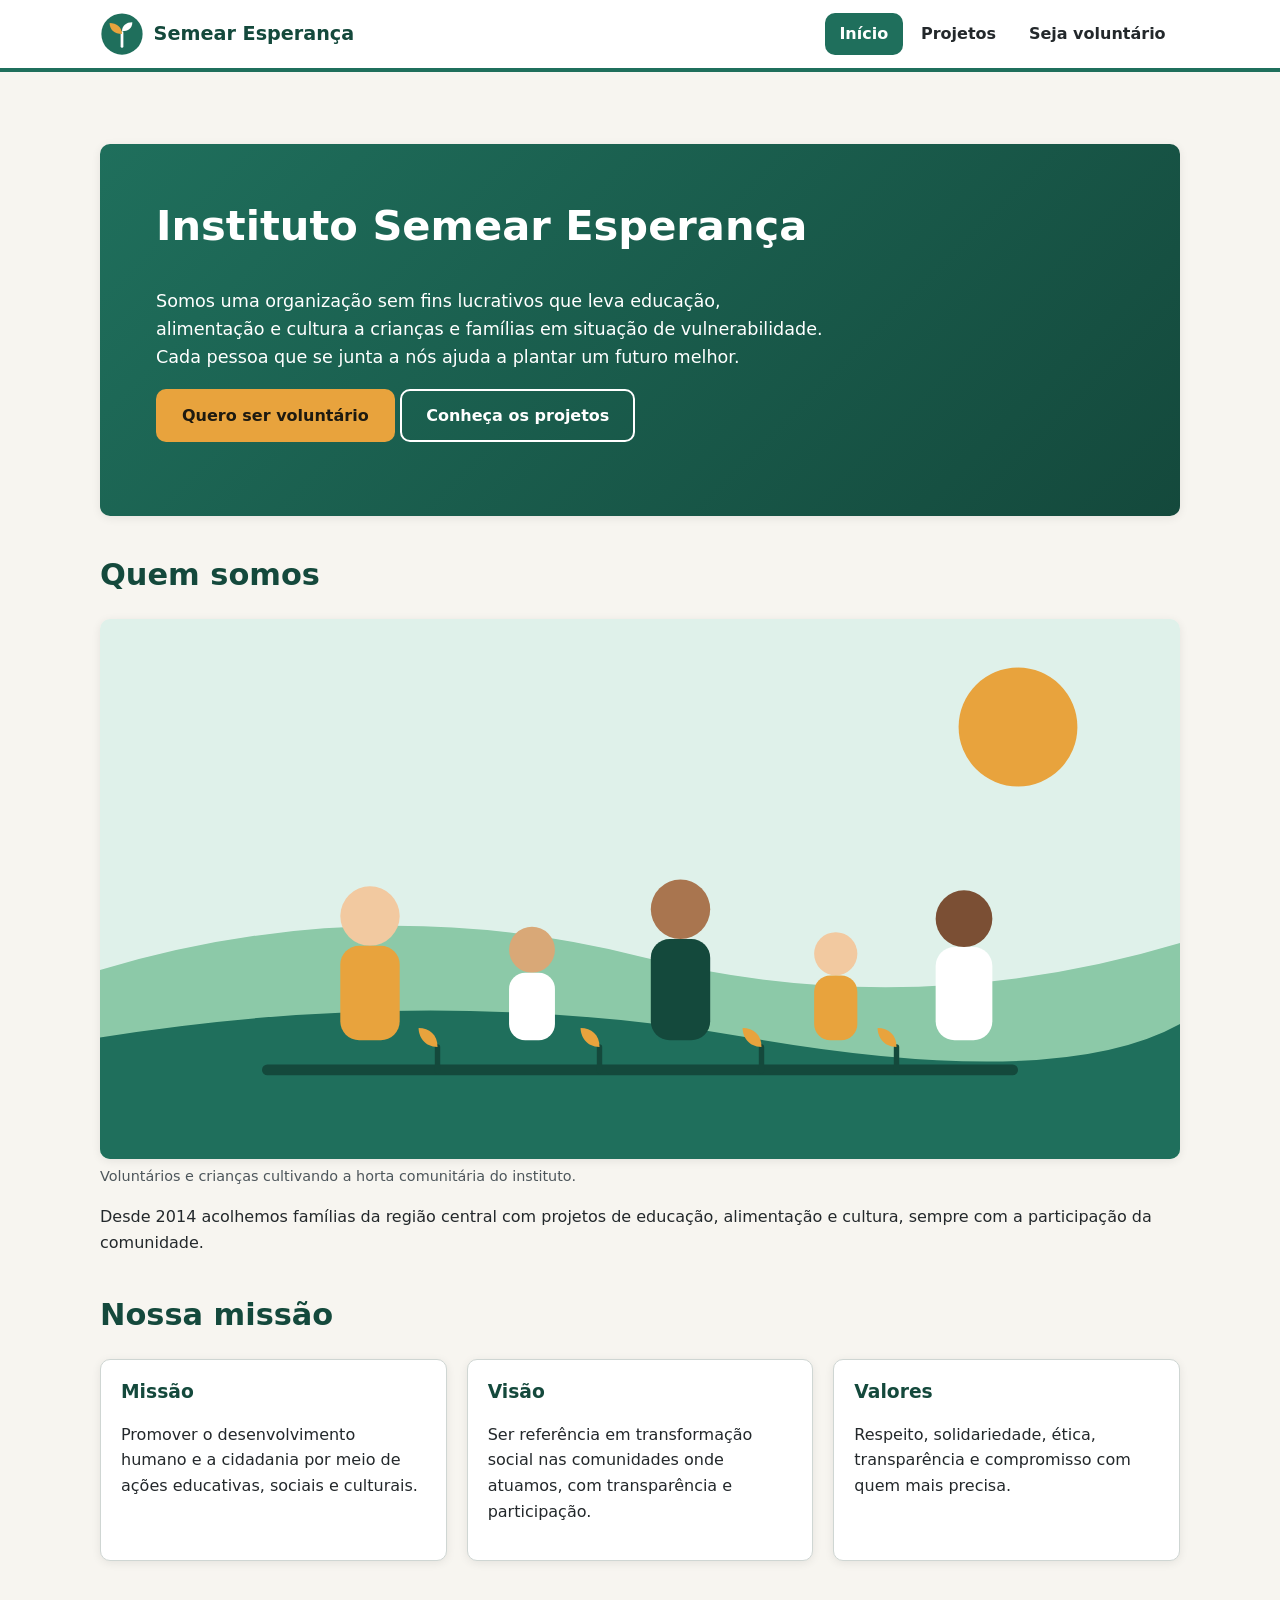
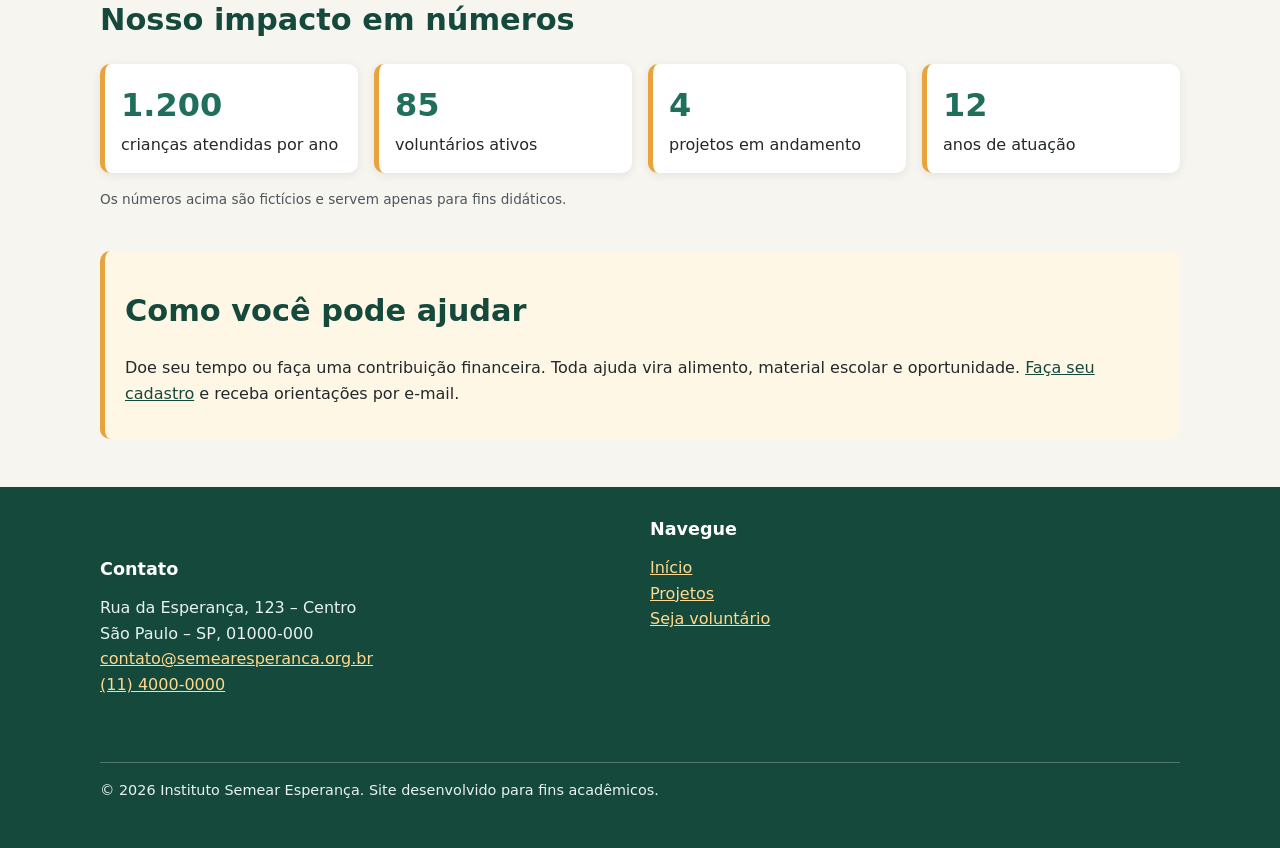
<file: ong-esperanca/index.html>
<!DOCTYPE html>
<html lang="pt-BR">
<head>
  <meta charset="UTF-8">
  <meta name="viewport" content="width=device-width, initial-scale=1">
  <title>Instituto Semear Esperança | Início</title>
  <meta name="description" content="O Instituto Semear Esperança transforma vidas por meio de educação, alimentação e cultura. Conheça a ONG e seja voluntário ou doador.">
  <link rel="icon" href="img/logo.svg" type="image/svg+xml">
  <link rel="stylesheet" href="css/style.css">
</head>
<body>
  <a class="skip-link" href="#conteudo">Pular para o conteúdo principal</a>

  <header class="site-header">
    <div class="container">
      <a class="marca" href="index.html">
        <img src="img/logo.svg" alt="" width="44" height="44">
        <span>Semear Esperança</span>
      </a>
      <nav class="menu" aria-label="Navegação principal">
        <ul>
          <li><a href="index.html" aria-current="page">Início</a></li>
          <li><a href="pages/projetos.html">Projetos</a></li>
          <li><a href="pages/cadastro.html">Seja voluntário</a></li>
        </ul>
      </nav>
    </div>
  </header>

  <main id="conteudo" class="container">
    <section class="hero" aria-labelledby="titulo-principal">
      <h1 id="titulo-principal">Instituto Semear Esperança</h1>
      <p>Somos uma organização sem fins lucrativos que leva educação, alimentação e cultura a crianças e famílias em situação de vulnerabilidade. Cada pessoa que se junta a nós ajuda a plantar um futuro melhor.</p>
      <p>
        <a class="botao" href="pages/cadastro.html">Quero ser voluntário</a>
        <a class="botao botao--secundario" href="pages/projetos.html">Conheça os projetos</a>
      </p>
    </section>

    <section aria-labelledby="titulo-quem-somos">
      <h2 id="titulo-quem-somos">Quem somos</h2>
      <figure class="destaque-imagem">
        <img src="img/comunidade.svg" alt="Ilustração de voluntários e crianças plantando mudas juntos em uma horta comunitária" width="800" height="400" loading="lazy">
        <figcaption>Voluntários e crianças cultivando a horta comunitária do instituto.</figcaption>
      </figure>
      <p>Desde 2014 acolhemos famílias da região central com projetos de educação, alimentação e cultura, sempre com a participação da comunidade.</p>
    </section>

    <section aria-labelledby="titulo-missao">
      <h2 id="titulo-missao">Nossa missão</h2>
      <div class="grade">
        <article class="cartao">
          <h3>Missão</h3>
          <p>Promover o desenvolvimento humano e a cidadania por meio de ações educativas, sociais e culturais.</p>
        </article>
        <article class="cartao">
          <h3>Visão</h3>
          <p>Ser referência em transformação social nas comunidades onde atuamos, com transparência e participação.</p>
        </article>
        <article class="cartao">
          <h3>Valores</h3>
          <p>Respeito, solidariedade, ética, transparência e compromisso com quem mais precisa.</p>
        </article>
      </div>
    </section>

    <section aria-labelledby="titulo-numeros">
      <h2 id="titulo-numeros">Nosso impacto em números</h2>
      <ul class="numeros">
        <li><strong>1.200</strong> crianças atendidas por ano</li>
        <li><strong>85</strong> voluntários ativos</li>
        <li><strong>4</strong> projetos em andamento</li>
        <li><strong>12</strong> anos de atuação</li>
      </ul>
      <p class="dica">Os números acima são fictícios e servem apenas para fins didáticos.</p>
    </section>

    <aside class="destaque" aria-labelledby="titulo-doe">
      <h2 id="titulo-doe">Como você pode ajudar</h2>
      <p>Doe seu tempo ou faça uma contribuição financeira. Toda ajuda vira alimento, material escolar e oportunidade. <a href="pages/cadastro.html">Faça seu cadastro</a> e receba orientações por e-mail.</p>
    </aside>
  </main>

  <footer class="site-footer">
    <div class="container">
      <div class="grade">
        <section aria-labelledby="rodape-contato">
          <h2 id="rodape-contato">Contato</h2>
          <address>
            Rua da Esperança, 123 – Centro<br>
            São Paulo – SP, 01000-000<br>
            <a href="mailto:contato@semearesperanca.org.br">contato@semearesperanca.org.br</a><br>
            <a href="tel:+551140000000">(11) 4000-0000</a>
          </address>
        </section>
        <nav aria-labelledby="rodape-links">
          <h2 id="rodape-links">Navegue</h2>
          <ul>
            <li><a href="index.html">Início</a></li>
            <li><a href="pages/projetos.html">Projetos</a></li>
            <li><a href="pages/cadastro.html">Seja voluntário</a></li>
          </ul>
        </nav>
      </div>
      <p class="copyright">&copy; 2026 Instituto Semear Esperança. Site desenvolvido para fins acadêmicos.</p>
    </div>
  </footer>
</body>
</html>
</file>
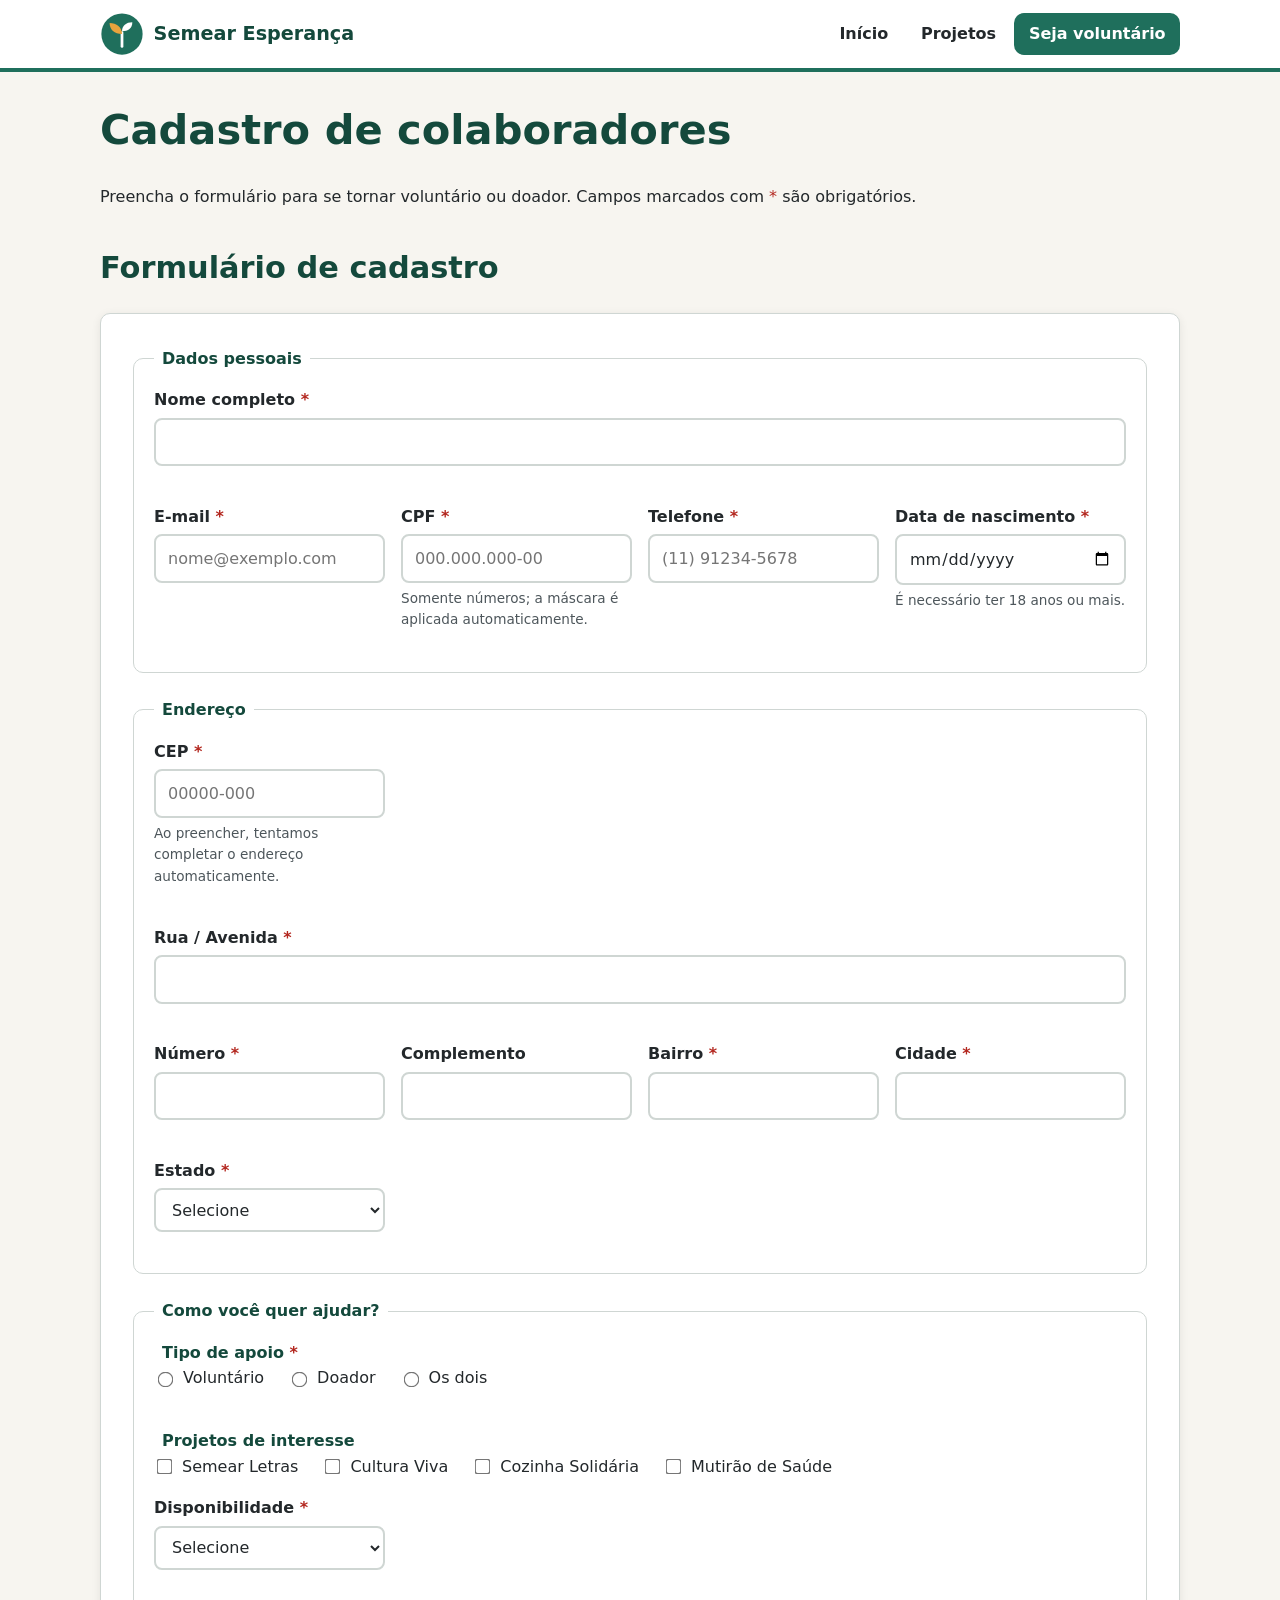
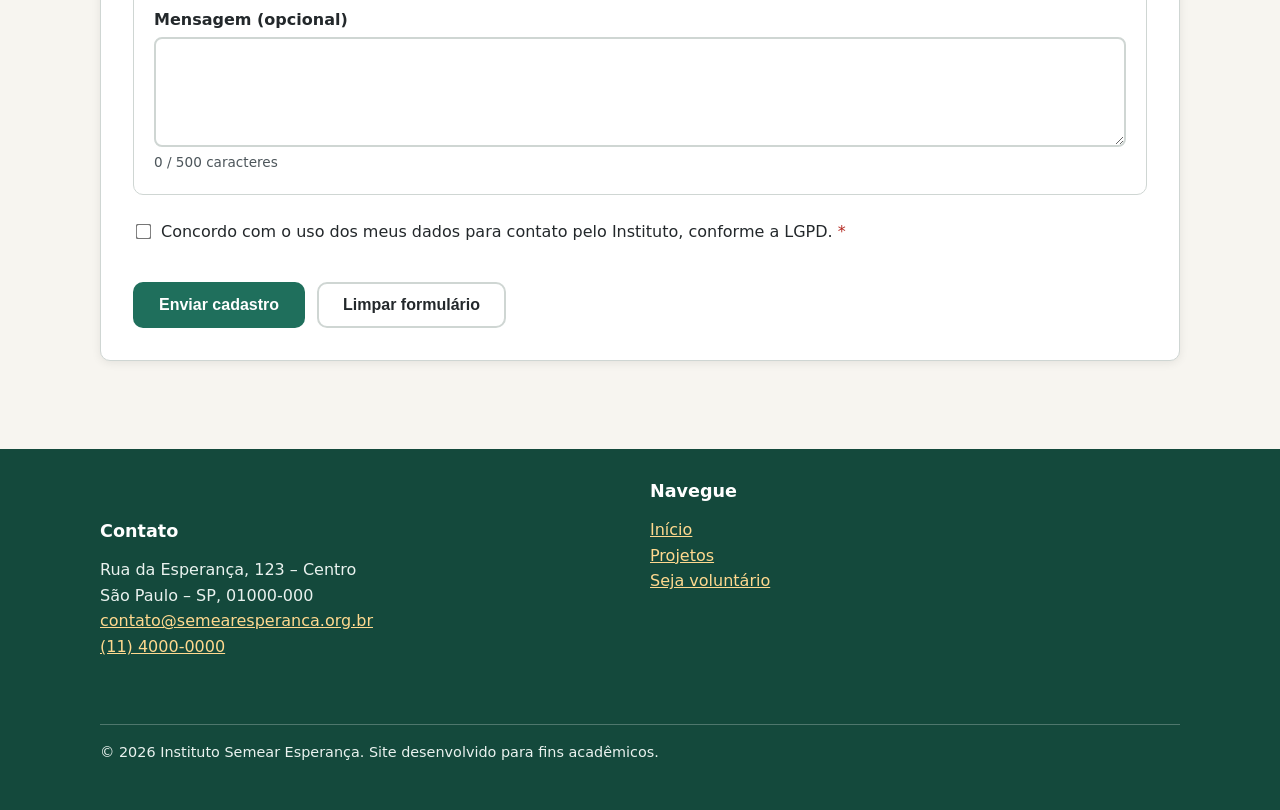
<file: ong-esperanca/pages/cadastro.html>
<!DOCTYPE html>
<html lang="pt-BR">
<head>
  <meta charset="UTF-8">
  <meta name="viewport" content="width=device-width, initial-scale=1">
  <title>Cadastro de Voluntários e Doadores | Instituto Semear Esperança</title>
  <meta name="description" content="Cadastre-se como voluntário ou doador do Instituto Semear Esperança. Preencha o formulário com seus dados e escolha como quer ajudar.">
  <link rel="icon" href="../img/logo.svg" type="image/svg+xml">
  <link rel="stylesheet" href="../css/style.css">
  <script src="../js/formulario.js" defer></script>
</head>
<body>
  <a class="skip-link" href="#conteudo">Pular para o conteúdo principal</a>

  <header class="site-header">
    <div class="container">
      <a class="marca" href="../index.html">
        <img src="../img/logo.svg" alt="" width="44" height="44">
        <span>Semear Esperança</span>
      </a>
      <nav class="menu" aria-label="Navegação principal">
        <ul>
          <li><a href="../index.html">Início</a></li>
          <li><a href="projetos.html">Projetos</a></li>
          <li><a href="cadastro.html" aria-current="page">Seja voluntário</a></li>
        </ul>
      </nav>
    </div>
  </header>

  <main id="conteudo" class="container">
    <h1>Cadastro de colaboradores</h1>
    <p>Preencha o formulário para se tornar voluntário ou doador. Campos marcados com <span class="obrigatorio" aria-hidden="true">*</span><span class="sr-only">asterisco</span> são obrigatórios.</p>

    <section aria-labelledby="titulo-form">
      <h2 id="titulo-form">Formulário de cadastro</h2>

      <div id="mensagem-status" role="status" aria-live="polite" hidden></div>

      <form id="form-cadastro" class="formulario" action="#" method="post">

        <fieldset>
          <legend>Dados pessoais</legend>
          <div class="campos">
            <div class="campo campo--larga">
              <label for="nome">Nome completo <span class="obrigatorio" aria-hidden="true">*</span></label>
              <input type="text" id="nome" name="nome" required minlength="5" maxlength="100" autocomplete="name" aria-describedby="erro-nome">
              <span class="erro" id="erro-nome" aria-live="polite"></span>
            </div>

            <div class="campo">
              <label for="email">E-mail <span class="obrigatorio" aria-hidden="true">*</span></label>
              <input type="email" id="email" name="email" required maxlength="120" autocomplete="email" placeholder="nome@exemplo.com" aria-describedby="erro-email">
              <span class="erro" id="erro-email" aria-live="polite"></span>
            </div>

            <div class="campo">
              <label for="cpf">CPF <span class="obrigatorio" aria-hidden="true">*</span></label>
              <input type="text" id="cpf" name="cpf" required inputmode="numeric" maxlength="14" pattern="\d{3}\.\d{3}\.\d{3}-\d{2}" placeholder="000.000.000-00" autocomplete="off" aria-describedby="dica-cpf erro-cpf">
              <span class="dica" id="dica-cpf">Somente números; a máscara é aplicada automaticamente.</span>
              <span class="erro" id="erro-cpf" aria-live="polite"></span>
            </div>

            <div class="campo">
              <label for="telefone">Telefone <span class="obrigatorio" aria-hidden="true">*</span></label>
              <input type="tel" id="telefone" name="telefone" required inputmode="numeric" maxlength="15" pattern="\(\d{2}\) \d{4,5}-\d{4}" placeholder="(11) 91234-5678" autocomplete="tel" aria-describedby="erro-telefone">
              <span class="erro" id="erro-telefone" aria-live="polite"></span>
            </div>

            <div class="campo">
              <label for="nascimento">Data de nascimento <span class="obrigatorio" aria-hidden="true">*</span></label>
              <input type="date" id="nascimento" name="nascimento" required min="1900-01-01" autocomplete="bday" aria-describedby="dica-nasc erro-nascimento">
              <span class="dica" id="dica-nasc">É necessário ter 18 anos ou mais.</span>
              <span class="erro" id="erro-nascimento" aria-live="polite"></span>
            </div>
          </div>
        </fieldset>

        <fieldset>
          <legend>Endereço</legend>
          <div class="campos">
            <div class="campo">
              <label for="cep">CEP <span class="obrigatorio" aria-hidden="true">*</span></label>
              <input type="text" id="cep" name="cep" required inputmode="numeric" maxlength="9" pattern="\d{5}-\d{3}" placeholder="00000-000" autocomplete="postal-code" aria-describedby="dica-cep erro-cep">
              <span class="dica" id="dica-cep">Ao preencher, tentamos completar o endereço automaticamente.</span>
              <span class="erro" id="erro-cep" aria-live="polite"></span>
            </div>

            <div class="campo campo--larga">
              <label for="logradouro">Rua / Avenida <span class="obrigatorio" aria-hidden="true">*</span></label>
              <input type="text" id="logradouro" name="logradouro" required maxlength="120" autocomplete="address-line1" aria-describedby="erro-logradouro">
              <span class="erro" id="erro-logradouro" aria-live="polite"></span>
            </div>

            <div class="campo">
              <label for="numero">Número <span class="obrigatorio" aria-hidden="true">*</span></label>
              <input type="text" id="numero" name="numero" required maxlength="10" aria-describedby="erro-numero">
              <span class="erro" id="erro-numero" aria-live="polite"></span>
            </div>

            <div class="campo">
              <label for="complemento">Complemento</label>
              <input type="text" id="complemento" name="complemento" maxlength="60">
            </div>

            <div class="campo">
              <label for="bairro">Bairro <span class="obrigatorio" aria-hidden="true">*</span></label>
              <input type="text" id="bairro" name="bairro" required maxlength="80" aria-describedby="erro-bairro">
              <span class="erro" id="erro-bairro" aria-live="polite"></span>
            </div>

            <div class="campo">
              <label for="cidade">Cidade <span class="obrigatorio" aria-hidden="true">*</span></label>
              <input type="text" id="cidade" name="cidade" required maxlength="80" autocomplete="address-level2" aria-describedby="erro-cidade">
              <span class="erro" id="erro-cidade" aria-live="polite"></span>
            </div>

            <div class="campo">
              <label for="uf">Estado <span class="obrigatorio" aria-hidden="true">*</span></label>
              <select id="uf" name="uf" required aria-describedby="erro-uf">
                <option value="">Selecione</option>
                <option value="AC">Acre</option>
                <option value="AL">Alagoas</option>
                <option value="AP">Amapá</option>
                <option value="AM">Amazonas</option>
                <option value="BA">Bahia</option>
                <option value="CE">Ceará</option>
                <option value="DF">Distrito Federal</option>
                <option value="ES">Espírito Santo</option>
                <option value="GO">Goiás</option>
                <option value="MA">Maranhão</option>
                <option value="MT">Mato Grosso</option>
                <option value="MS">Mato Grosso do Sul</option>
                <option value="MG">Minas Gerais</option>
                <option value="PA">Pará</option>
                <option value="PB">Paraíba</option>
                <option value="PR">Paraná</option>
                <option value="PE">Pernambuco</option>
                <option value="PI">Piauí</option>
                <option value="RJ">Rio de Janeiro</option>
                <option value="RN">Rio Grande do Norte</option>
                <option value="RS">Rio Grande do Sul</option>
                <option value="RO">Rondônia</option>
                <option value="RR">Roraima</option>
                <option value="SC">Santa Catarina</option>
                <option value="SP">São Paulo</option>
                <option value="SE">Sergipe</option>
                <option value="TO">Tocantins</option>
              </select>
              <span class="erro" id="erro-uf" aria-live="polite"></span>
            </div>
          </div>
        </fieldset>

        <fieldset>
          <legend>Como você quer ajudar?</legend>
          <div class="campos">
            <div class="campo campo--larga">
              <fieldset class="opcoes" aria-describedby="erro-tipo">
                <legend>Tipo de apoio <span class="obrigatorio" aria-hidden="true">*</span></legend>
                <label class="opcao"><input type="radio" name="tipo" value="voluntario" required> Voluntário</label>
                <label class="opcao"><input type="radio" name="tipo" value="doador"> Doador</label>
                <label class="opcao"><input type="radio" name="tipo" value="ambos"> Os dois</label>
              </fieldset>
              <span class="erro" id="erro-tipo" aria-live="polite"></span>
            </div>

            <div class="campo campo--larga">
              <fieldset class="opcoes">
                <legend>Projetos de interesse</legend>
                <label class="opcao"><input type="checkbox" name="interesse" value="semear-letras"> Semear Letras</label>
                <label class="opcao"><input type="checkbox" name="interesse" value="cultura-viva"> Cultura Viva</label>
                <label class="opcao"><input type="checkbox" name="interesse" value="cozinha-solidaria"> Cozinha Solidária</label>
                <label class="opcao"><input type="checkbox" name="interesse" value="mutirao-saude"> Mutirão de Saúde</label>
              </fieldset>
            </div>

            <div class="campo">
              <label for="disponibilidade">Disponibilidade <span class="obrigatorio" aria-hidden="true">*</span></label>
              <select id="disponibilidade" name="disponibilidade" required aria-describedby="erro-disponibilidade">
                <option value="">Selecione</option>
                <option value="semana-manha">Dias úteis, manhã</option>
                <option value="semana-tarde">Dias úteis, tarde</option>
                <option value="fim-de-semana">Fins de semana</option>
                <option value="eventual">Eventualmente</option>
              </select>
              <span class="erro" id="erro-disponibilidade" aria-live="polite"></span>
            </div>

            <div class="campo campo--larga">
              <label for="mensagem">Mensagem (opcional)</label>
              <textarea id="mensagem" name="mensagem" maxlength="500" aria-describedby="contador-mensagem"></textarea>
              <span class="dica" id="contador-mensagem">0 / 500 caracteres</span>
            </div>
          </div>
        </fieldset>

        <div class="campo">
          <label class="opcao">
            <input type="checkbox" id="lgpd" name="lgpd" required aria-describedby="erro-lgpd">
            <span>Concordo com o uso dos meus dados para contato pelo Instituto, conforme a LGPD. <span class="obrigatorio" aria-hidden="true">*</span></span>
          </label>
          <span class="erro" id="erro-lgpd" aria-live="polite"></span>
        </div>

        <div class="acoes">
          <button type="submit" class="botao botao--primario">Enviar cadastro</button>
          <button type="reset" class="botao botao--neutro">Limpar formulário</button>
        </div>
      </form>
    </section>
  </main>

  <footer class="site-footer">
    <div class="container">
      <div class="grade">
        <section aria-labelledby="rodape-contato">
          <h2 id="rodape-contato">Contato</h2>
          <address>
            Rua da Esperança, 123 – Centro<br>
            São Paulo – SP, 01000-000<br>
            <a href="mailto:contato@semearesperanca.org.br">contato@semearesperanca.org.br</a><br>
            <a href="tel:+551140000000">(11) 4000-0000</a>
          </address>
        </section>
        <nav aria-labelledby="rodape-links">
          <h2 id="rodape-links">Navegue</h2>
          <ul>
            <li><a href="../index.html">Início</a></li>
            <li><a href="projetos.html">Projetos</a></li>
            <li><a href="cadastro.html">Seja voluntário</a></li>
          </ul>
        </nav>
      </div>
      <p class="copyright">&copy; 2026 Instituto Semear Esperança. Site desenvolvido para fins acadêmicos.</p>
    </div>
  </footer>
</body>
</html>
</file>
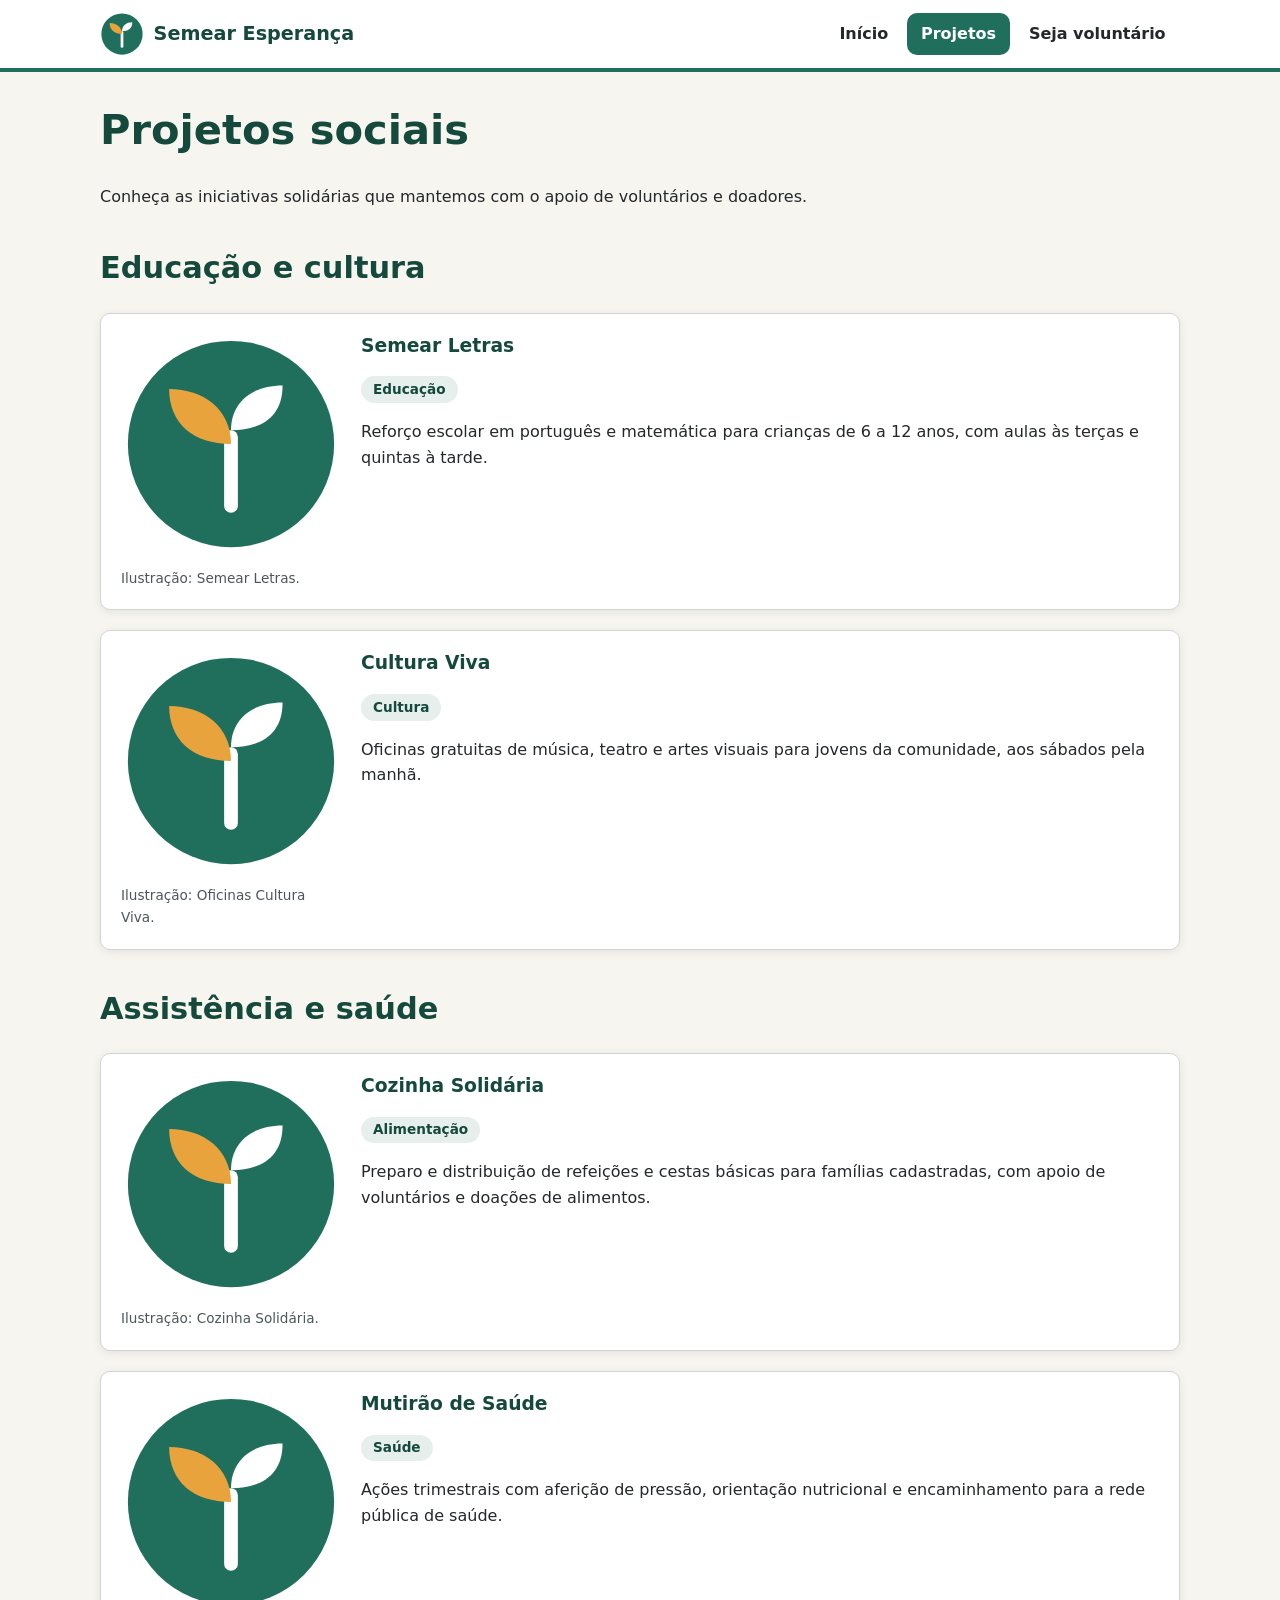
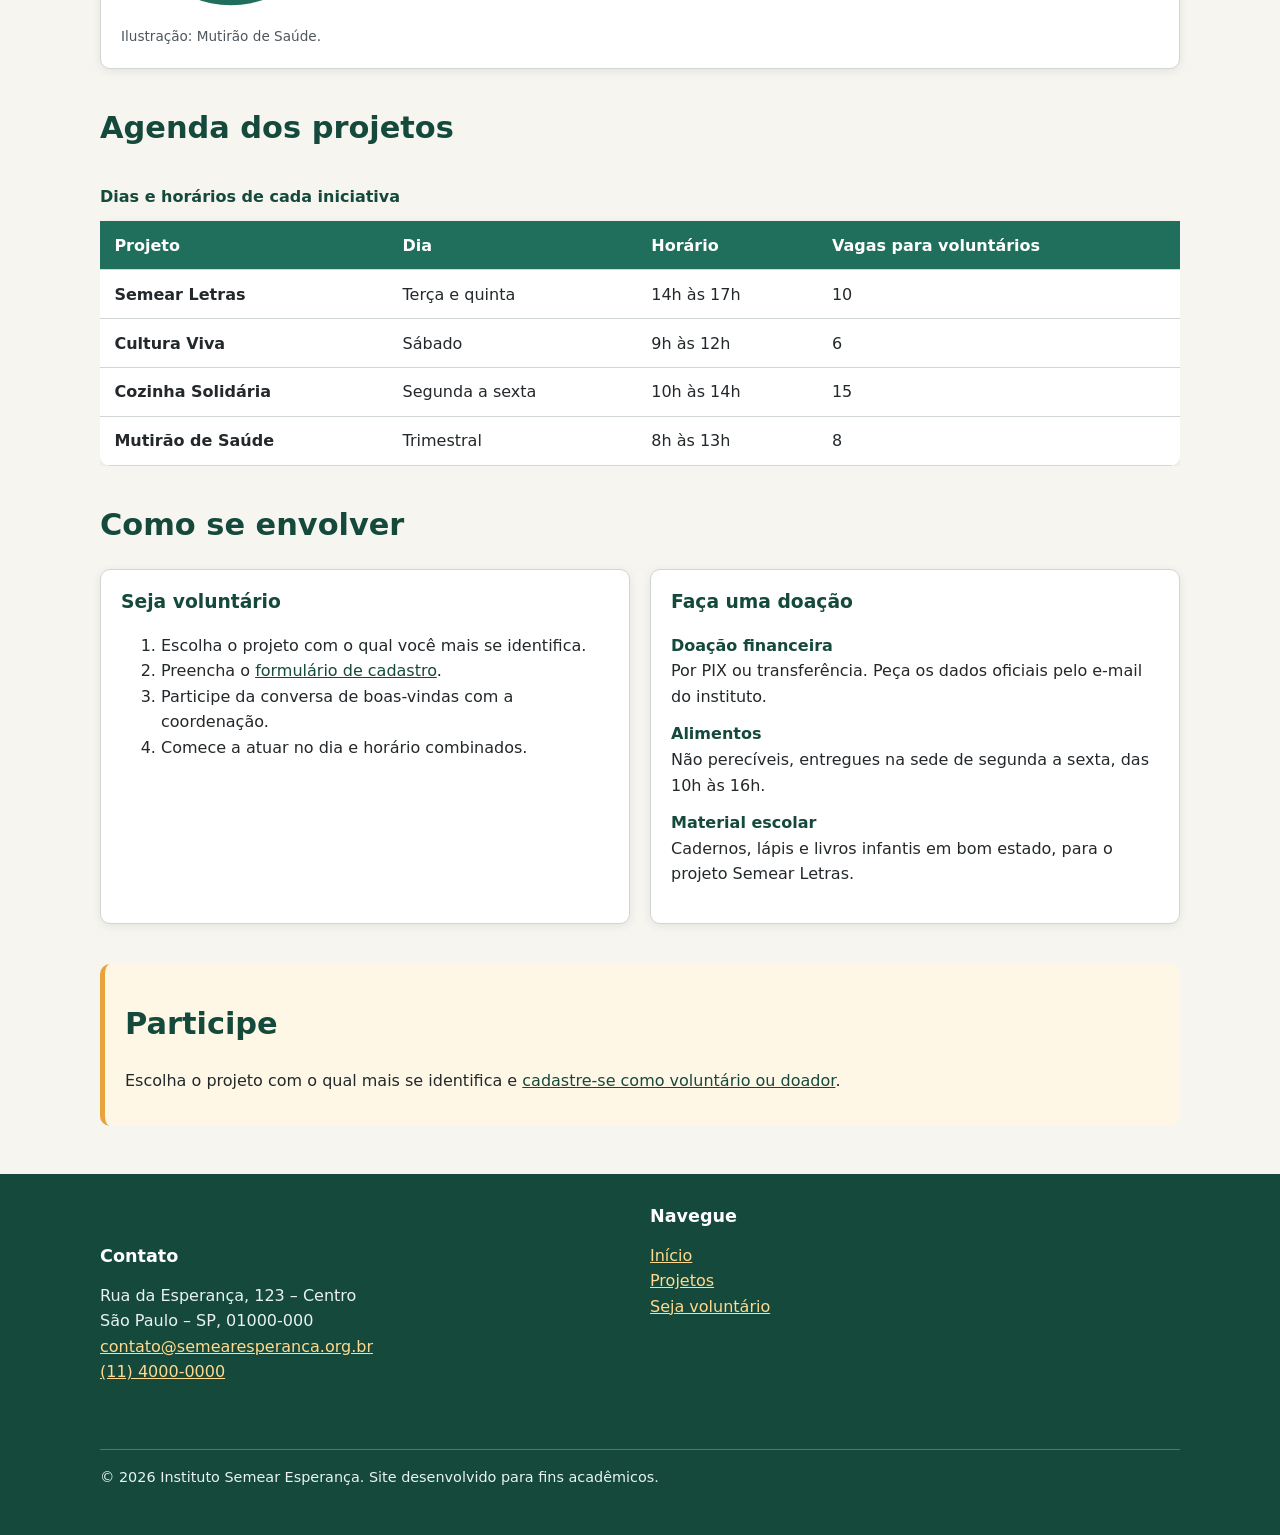
<file: ong-esperanca/pages/projetos.html>
<!DOCTYPE html>
<html lang="pt-BR">
<head>
  <meta charset="UTF-8">
  <meta name="viewport" content="width=device-width, initial-scale=1">
  <title>Projetos Sociais | Instituto Semear Esperança</title>
  <meta name="description" content="Conheça as iniciativas solidárias do Instituto Semear Esperança: reforço escolar, cozinha comunitária, oficinas culturais e mutirão de saúde.">
  <link rel="icon" href="../img/logo.svg" type="image/svg+xml">
  <link rel="stylesheet" href="../css/style.css">
</head>
<body>
  <a class="skip-link" href="#conteudo">Pular para o conteúdo principal</a>

  <header class="site-header">
    <div class="container">
      <a class="marca" href="../index.html">
        <img src="../img/logo.svg" alt="" width="44" height="44">
        <span>Semear Esperança</span>
      </a>
      <nav class="menu" aria-label="Navegação principal">
        <ul>
          <li><a href="../index.html">Início</a></li>
          <li><a href="projetos.html" aria-current="page">Projetos</a></li>
          <li><a href="cadastro.html">Seja voluntário</a></li>
        </ul>
      </nav>
    </div>
  </header>

  <main id="conteudo" class="container">
    <h1>Projetos sociais</h1>
    <p>Conheça as iniciativas solidárias que mantemos com o apoio de voluntários e doadores.</p>

    <section aria-labelledby="titulo-educacao">
      <h2 id="titulo-educacao">Educação e cultura</h2>

      <article class="projeto">
        <figure>
          <img src="../img/logo.svg" alt="Ícone de uma planta em crescimento, símbolo do projeto de reforço escolar" width="220" height="220">
          <figcaption>Ilustração: Semear Letras.</figcaption>
        </figure>
        <div>
          <h3>Semear Letras</h3>
          <p><span class="selo">Educação</span></p>
          <p>Reforço escolar em português e matemática para crianças de 6 a 12 anos, com aulas às terças e quintas à tarde.</p>
        </div>
      </article>

      <article class="projeto">
        <figure>
          <img src="../img/logo.svg" alt="Ícone de uma planta em crescimento, símbolo das oficinas culturais" width="220" height="220">
          <figcaption>Ilustração: Oficinas Cultura Viva.</figcaption>
        </figure>
        <div>
          <h3>Cultura Viva</h3>
          <p><span class="selo">Cultura</span></p>
          <p>Oficinas gratuitas de música, teatro e artes visuais para jovens da comunidade, aos sábados pela manhã.</p>
        </div>
      </article>
    </section>

    <section aria-labelledby="titulo-assistencia">
      <h2 id="titulo-assistencia">Assistência e saúde</h2>

      <article class="projeto">
        <figure>
          <img src="../img/logo.svg" alt="Ícone de uma planta em crescimento, símbolo da cozinha comunitária" width="220" height="220">
          <figcaption>Ilustração: Cozinha Solidária.</figcaption>
        </figure>
        <div>
          <h3>Cozinha Solidária</h3>
          <p><span class="selo">Alimentação</span></p>
          <p>Preparo e distribuição de refeições e cestas básicas para famílias cadastradas, com apoio de voluntários e doações de alimentos.</p>
        </div>
      </article>

      <article class="projeto">
        <figure>
          <img src="../img/logo.svg" alt="Ícone de uma planta em crescimento, símbolo do mutirão de saúde" width="220" height="220">
          <figcaption>Ilustração: Mutirão de Saúde.</figcaption>
        </figure>
        <div>
          <h3>Mutirão de Saúde</h3>
          <p><span class="selo">Saúde</span></p>
          <p>Ações trimestrais com aferição de pressão, orientação nutricional e encaminhamento para a rede pública de saúde.</p>
        </div>
      </article>
    </section>

    <section aria-labelledby="titulo-agenda">
      <h2 id="titulo-agenda">Agenda dos projetos</h2>
      <div class="tabela-wrapper">
        <table>
          <caption>Dias e horários de cada iniciativa</caption>
          <thead>
            <tr>
              <th scope="col">Projeto</th>
              <th scope="col">Dia</th>
              <th scope="col">Horário</th>
              <th scope="col">Vagas para voluntários</th>
            </tr>
          </thead>
          <tbody>
            <tr><th scope="row">Semear Letras</th><td>Terça e quinta</td><td>14h às 17h</td><td>10</td></tr>
            <tr><th scope="row">Cultura Viva</th><td>Sábado</td><td>9h às 12h</td><td>6</td></tr>
            <tr><th scope="row">Cozinha Solidária</th><td>Segunda a sexta</td><td>10h às 14h</td><td>15</td></tr>
            <tr><th scope="row">Mutirão de Saúde</th><td>Trimestral</td><td>8h às 13h</td><td>8</td></tr>
          </tbody>
        </table>
      </div>
    </section>

    <section aria-labelledby="titulo-envolver">
      <h2 id="titulo-envolver">Como se envolver</h2>
      <div class="grade">
        <article class="cartao">
          <h3>Seja voluntário</h3>
          <ol>
            <li>Escolha o projeto com o qual você mais se identifica.</li>
            <li>Preencha o <a href="cadastro.html">formulário de cadastro</a>.</li>
            <li>Participe da conversa de boas-vindas com a coordenação.</li>
            <li>Comece a atuar no dia e horário combinados.</li>
          </ol>
        </article>
        <article class="cartao">
          <h3>Faça uma doação</h3>
          <dl>
            <dt>Doação financeira</dt>
            <dd>Por PIX ou transferência. Peça os dados oficiais pelo e-mail do instituto.</dd>
            <dt>Alimentos</dt>
            <dd>Não perecíveis, entregues na sede de segunda a sexta, das 10h às 16h.</dd>
            <dt>Material escolar</dt>
            <dd>Cadernos, lápis e livros infantis em bom estado, para o projeto Semear Letras.</dd>
          </dl>
        </article>
      </div>
    </section>

    <aside class="destaque" aria-labelledby="titulo-participe">
      <h2 id="titulo-participe">Participe</h2>
      <p>Escolha o projeto com o qual mais se identifica e <a href="cadastro.html">cadastre-se como voluntário ou doador</a>.</p>
    </aside>
  </main>

  <footer class="site-footer">
    <div class="container">
      <div class="grade">
        <section aria-labelledby="rodape-contato">
          <h2 id="rodape-contato">Contato</h2>
          <address>
            Rua da Esperança, 123 – Centro<br>
            São Paulo – SP, 01000-000<br>
            <a href="mailto:contato@semearesperanca.org.br">contato@semearesperanca.org.br</a><br>
            <a href="tel:+551140000000">(11) 4000-0000</a>
          </address>
        </section>
        <nav aria-labelledby="rodape-links">
          <h2 id="rodape-links">Navegue</h2>
          <ul>
            <li><a href="../index.html">Início</a></li>
            <li><a href="projetos.html">Projetos</a></li>
            <li><a href="cadastro.html">Seja voluntário</a></li>
          </ul>
        </nav>
      </div>
      <p class="copyright">&copy; 2026 Instituto Semear Esperança. Site desenvolvido para fins acadêmicos.</p>
    </div>
  </footer>
</body>
</html>
</file>
<file: ong-esperanca/css/style.css>
/* ==========================================================
   Instituto Semear Esperança — folha de estilos compartilhada
   ========================================================== */

:root {
  --cor-primaria: #1f6f5c;
  --cor-primaria-escura: #14493c;
  --cor-destaque: #e8a33d;
  --cor-fundo: #f7f5f0;
  --cor-superficie: #ffffff;
  --cor-texto: #23282b;
  --cor-texto-suave: #4d565b;
  --cor-borda: #cfd6d3;
  --cor-erro: #b3261e;
  --cor-sucesso: #1b6e3c;
  --raio: 10px;
  --sombra: 0 2px 10px rgba(0, 0, 0, 0.08);
  --largura-max: 1080px;
}

*,
*::before,
*::after {
  box-sizing: border-box;
}

html {
  scroll-behavior: smooth;
}

body {
  margin: 0;
  font-family: "Segoe UI", system-ui, -apple-system, Roboto, Arial, sans-serif;
  line-height: 1.6;
  color: var(--cor-texto);
  background: var(--cor-fundo);
}

img {
  max-width: 100%;
  height: auto;
}

a {
  color: var(--cor-primaria-escura);
}

a:hover {
  color: var(--cor-primaria);
}

:focus-visible {
  outline: 3px solid var(--cor-destaque);
  outline-offset: 2px;
}

/* Link "pular para o conteúdo" (acessibilidade por teclado) */
.skip-link {
  position: absolute;
  left: 0.5rem;
  top: -4rem;
  background: var(--cor-primaria-escura);
  color: #fff;
  padding: 0.6rem 1rem;
  border-radius: 0 0 var(--raio) var(--raio);
  z-index: 100;
}

.skip-link:focus {
  top: 0;
  color: #fff;
}

.sr-only {
  position: absolute;
  width: 1px;
  height: 1px;
  padding: 0;
  margin: -1px;
  overflow: hidden;
  clip: rect(0, 0, 0, 0);
  white-space: nowrap;
  border: 0;
}

.container {
  width: min(100% - 2rem, var(--largura-max));
  margin-inline: auto;
}

/* ---------- Cabeçalho e navegação ---------- */
.site-header {
  background: var(--cor-superficie);
  border-bottom: 4px solid var(--cor-primaria);
  position: sticky;
  top: 0;
  z-index: 50;
}

.site-header .container {
  display: flex;
  flex-wrap: wrap;
  align-items: center;
  justify-content: space-between;
  gap: 0.75rem;
  padding-block: 0.75rem;
}

.marca {
  display: flex;
  align-items: center;
  gap: 0.6rem;
  text-decoration: none;
  color: var(--cor-primaria-escura);
  font-weight: 700;
  font-size: 1.2rem;
}

.marca img {
  width: 44px;
  height: 44px;
}

.menu ul {
  display: flex;
  flex-wrap: wrap;
  gap: 0.25rem;
  list-style: none;
  margin: 0;
  padding: 0;
}

.menu a {
  display: block;
  padding: 0.5rem 0.9rem;
  border-radius: var(--raio);
  text-decoration: none;
  font-weight: 600;
  color: var(--cor-texto);
}

.menu a:hover {
  background: #e6efec;
}

.menu a[aria-current="page"] {
  background: var(--cor-primaria);
  color: #fff;
}

/* ---------- Seções gerais ---------- */
main {
  padding-block: 2rem 3rem;
}

section {
  margin-block: 2.5rem;
}

h1,
h2,
h3 {
  line-height: 1.25;
  color: var(--cor-primaria-escura);
}

h1 {
  font-size: clamp(1.8rem, 4vw, 2.6rem);
  margin-top: 0;
}

h2 {
  font-size: clamp(1.4rem, 3vw, 1.9rem);
}

.hero {
  background: linear-gradient(135deg, var(--cor-primaria) 0%, var(--cor-primaria-escura) 100%);
  color: #fff;
  border-radius: var(--raio);
  padding: clamp(1.5rem, 5vw, 3.5rem);
  box-shadow: var(--sombra);
}

.hero h1,
.hero p {
  color: #fff;
}

.hero p {
  max-width: 60ch;
  font-size: 1.1rem;
}

.botao {
  display: inline-block;
  padding: 0.75rem 1.5rem;
  border-radius: var(--raio);
  border: 2px solid transparent;
  background: var(--cor-destaque);
  color: #1e1a10;
  font-weight: 700;
  font-size: 1rem;
  text-decoration: none;
  cursor: pointer;
}

.botao:hover {
  background: #f1b95c;
  color: #1e1a10;
}

.botao--secundario {
  background: transparent;
  border-color: #fff;
  color: #fff;
}

.botao--secundario:hover {
  background: rgba(255, 255, 255, 0.15);
  color: #fff;
}

.destaque-imagem {
  margin: 0 0 1rem;
}

.destaque-imagem img {
  display: block;
  width: 100%;
  height: auto;
  border-radius: var(--raio);
  box-shadow: var(--sombra);
}

.destaque-imagem figcaption {
  font-size: 0.9rem;
  color: var(--cor-texto-suave);
  margin-top: 0.4rem;
}

.grade {
  display: grid;
  gap: 1.25rem;
  grid-template-columns: repeat(auto-fit, minmax(240px, 1fr));
}

.cartao {
  background: var(--cor-superficie);
  border: 1px solid var(--cor-borda);
  border-radius: var(--raio);
  padding: 1.25rem;
  box-shadow: var(--sombra);
}

.cartao h3 {
  margin-top: 0;
}

.numeros {
  display: grid;
  gap: 1rem;
  grid-template-columns: repeat(auto-fit, minmax(160px, 1fr));
  list-style: none;
  padding: 0;
}

.numeros li {
  background: var(--cor-superficie);
  border-left: 5px solid var(--cor-destaque);
  border-radius: var(--raio);
  padding: 1rem;
  box-shadow: var(--sombra);
}

.numeros strong {
  display: block;
  font-size: 2rem;
  color: var(--cor-primaria);
}

/* ---------- Projetos ---------- */
.projeto {
  display: grid;
  gap: 1.25rem;
  grid-template-columns: 1fr;
  background: var(--cor-superficie);
  border: 1px solid var(--cor-borda);
  border-radius: var(--raio);
  padding: 1.25rem;
  margin-block: 1.25rem;
  box-shadow: var(--sombra);
}

@media (min-width: 720px) {
  .projeto {
    grid-template-columns: 220px 1fr;
    align-items: start;
  }
}

.projeto figure {
  margin: 0;
}

.projeto figcaption {
  font-size: 0.85rem;
  color: var(--cor-texto-suave);
  margin-top: 0.4rem;
}

.projeto h3 {
  margin-top: 0;
}

.selo {
  display: inline-block;
  background: #e6efec;
  color: var(--cor-primaria-escura);
  border-radius: 999px;
  padding: 0.15rem 0.75rem;
  font-size: 0.85rem;
  font-weight: 600;
}

.tabela-wrapper {
  overflow-x: auto;
}

table {
  width: 100%;
  border-collapse: collapse;
  background: var(--cor-superficie);
  border-radius: var(--raio);
  overflow: hidden;
  box-shadow: var(--sombra);
}

caption {
  text-align: left;
  font-weight: 700;
  padding: 0.75rem 0;
  color: var(--cor-primaria-escura);
}

th,
td {
  padding: 0.7rem 0.9rem;
  text-align: left;
  border-bottom: 1px solid var(--cor-borda);
}

thead th {
  background: var(--cor-primaria);
  color: #fff;
}

dt {
  font-weight: 700;
  margin-top: 0.75rem;
  color: var(--cor-primaria-escura);
}

dd {
  margin-left: 0;
}

aside.destaque {
  background: #fff7e6;
  border-left: 5px solid var(--cor-destaque);
  border-radius: var(--raio);
  padding: 1rem 1.25rem;
}

/* ---------- Formulário ---------- */
.formulario {
  background: var(--cor-superficie);
  border: 1px solid var(--cor-borda);
  border-radius: var(--raio);
  padding: clamp(1rem, 3vw, 2rem);
  box-shadow: var(--sombra);
}

fieldset {
  border: 1px solid var(--cor-borda);
  border-radius: var(--raio);
  margin: 0 0 1.5rem;
  padding: 1rem 1.25rem 1.25rem;
}

legend {
  font-weight: 700;
  padding-inline: 0.5rem;
  color: var(--cor-primaria-escura);
}

.campos {
  display: grid;
  gap: 1rem;
  grid-template-columns: repeat(auto-fit, minmax(230px, 1fr));
}

.campo {
  display: flex;
  flex-direction: column;
  gap: 0.3rem;
}

.campo--larga {
  grid-column: 1 / -1;
}

label {
  font-weight: 600;
}

.obrigatorio {
  color: var(--cor-erro);
}

.dica {
  font-size: 0.85rem;
  color: var(--cor-texto-suave);
}

input,
select,
textarea {
  font: inherit;
  padding: 0.6rem 0.75rem;
  border: 2px solid var(--cor-borda);
  border-radius: 8px;
  background: #fff;
  color: var(--cor-texto);
  width: 100%;
}

textarea {
  min-height: 110px;
  resize: vertical;
}

input:focus,
select:focus,
textarea:focus {
  border-color: var(--cor-primaria);
}

input.tocado:invalid,
select.tocado:invalid,
textarea.tocado:invalid {
  border-color: var(--cor-erro);
  background: #fff6f5;
}

input.tocado:valid,
select.tocado:valid,
textarea.tocado:valid {
  border-color: var(--cor-sucesso);
}

.erro {
  min-height: 1.2em;
  font-size: 0.85rem;
  color: var(--cor-erro);
  font-weight: 600;
}

.opcoes {
  display: flex;
  flex-wrap: wrap;
  gap: 0.5rem 1.5rem;
  border: 0;
  padding: 0;
  margin: 0;
}

.opcao {
  display: flex;
  align-items: center;
  gap: 0.5rem;
  font-weight: 500;
}

.opcao input {
  width: auto;
  accent-color: var(--cor-primaria);
  transform: scale(1.2);
}

.acoes {
  display: flex;
  flex-wrap: wrap;
  gap: 0.75rem;
  margin-top: 1rem;
}

.botao--primario {
  background: var(--cor-primaria);
  color: #fff;
}

.botao--primario:hover {
  background: var(--cor-primaria-escura);
  color: #fff;
}

.botao--neutro {
  background: #fff;
  border-color: var(--cor-borda);
  color: var(--cor-texto);
}

.botao--neutro:hover {
  background: #eef1ef;
  color: var(--cor-texto);
}

.aviso {
  border-radius: var(--raio);
  padding: 1rem 1.25rem;
  margin-block: 1rem;
  font-weight: 600;
}

.aviso--sucesso {
  background: #e7f5ec;
  border: 1px solid var(--cor-sucesso);
  color: var(--cor-sucesso);
}

.aviso--erro {
  background: #fdecea;
  border: 1px solid var(--cor-erro);
  color: var(--cor-erro);
}

[hidden] {
  display: none !important;
}

/* ---------- Rodapé ---------- */
.site-footer {
  background: var(--cor-primaria-escura);
  color: #eaf2ef;
  padding-block: 2rem;
}

.site-footer a {
  color: #ffd98f;
}

.site-footer .grade {
  grid-template-columns: repeat(auto-fit, minmax(220px, 1fr));
}

.site-footer h2 {
  color: #fff;
  font-size: 1.1rem;
  margin-top: 0;
}

.site-footer address {
  font-style: normal;
}

.site-footer ul {
  list-style: none;
  padding: 0;
  margin: 0;
}

.copyright {
  margin-top: 1.5rem;
  padding-top: 1rem;
  border-top: 1px solid rgba(255, 255, 255, 0.25);
  font-size: 0.9rem;
}

@media (prefers-reduced-motion: reduce) {
  html {
    scroll-behavior: auto;
  }
}
</file>
